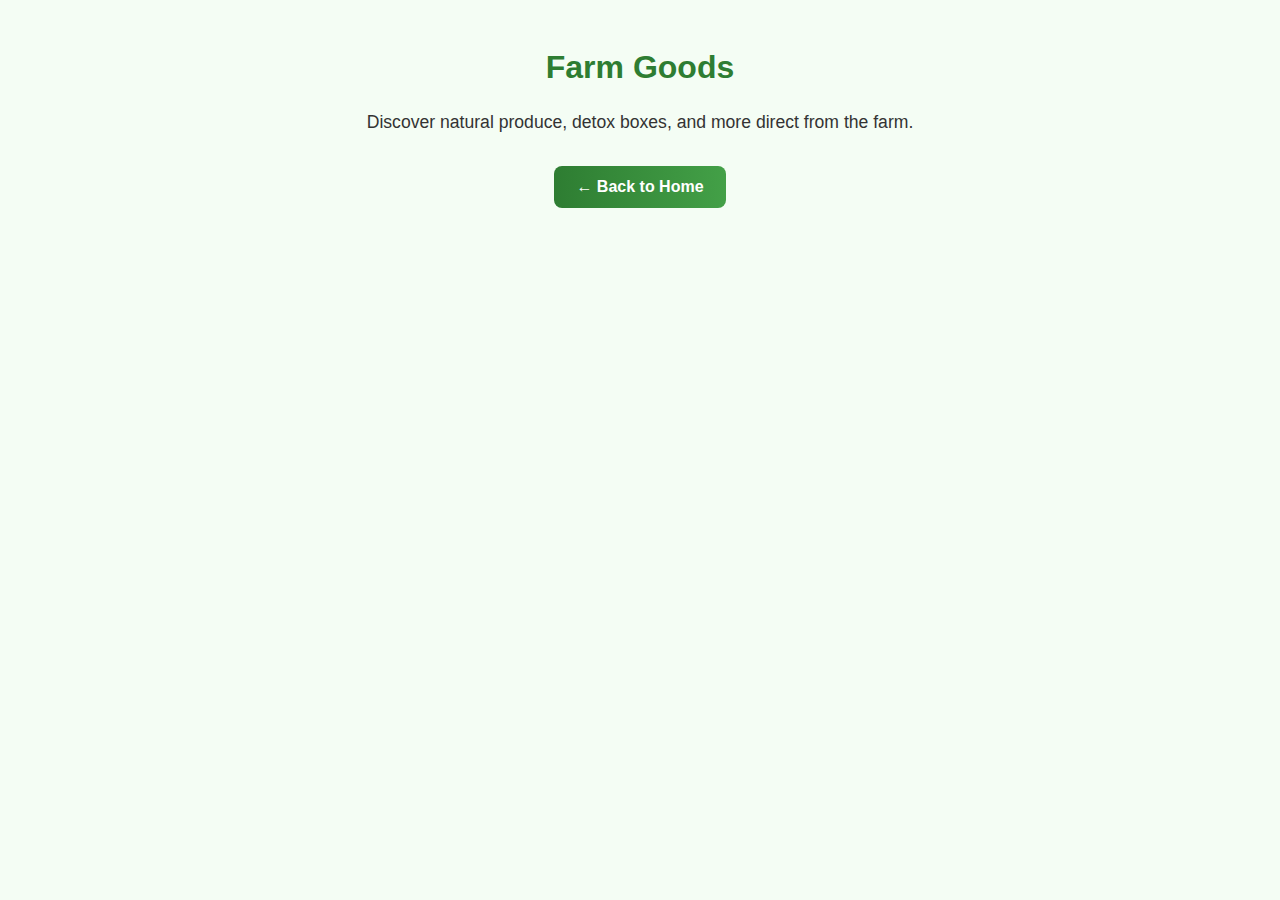
<file: farm.html>
<!DOCTYPE html>
<html lang="en">
<head>
  <meta charset="UTF-8" />
  <meta name="viewport" content="width=device-width, initial-scale=1.0"/>
  <title>Farm Goods</title>
  
  <link rel="stylesheet" href="fitness.css"/>
</head>
<body>
  <h1>Farm Goods</h1>
<p class="intro-text">
  Discover natural produce, detox boxes, and more direct from the farm.
</p>

<div class="back-home">
  <a href="home.html" class="btn-home">← Back to Home</a>
</div>

</body>
</html>
</file>
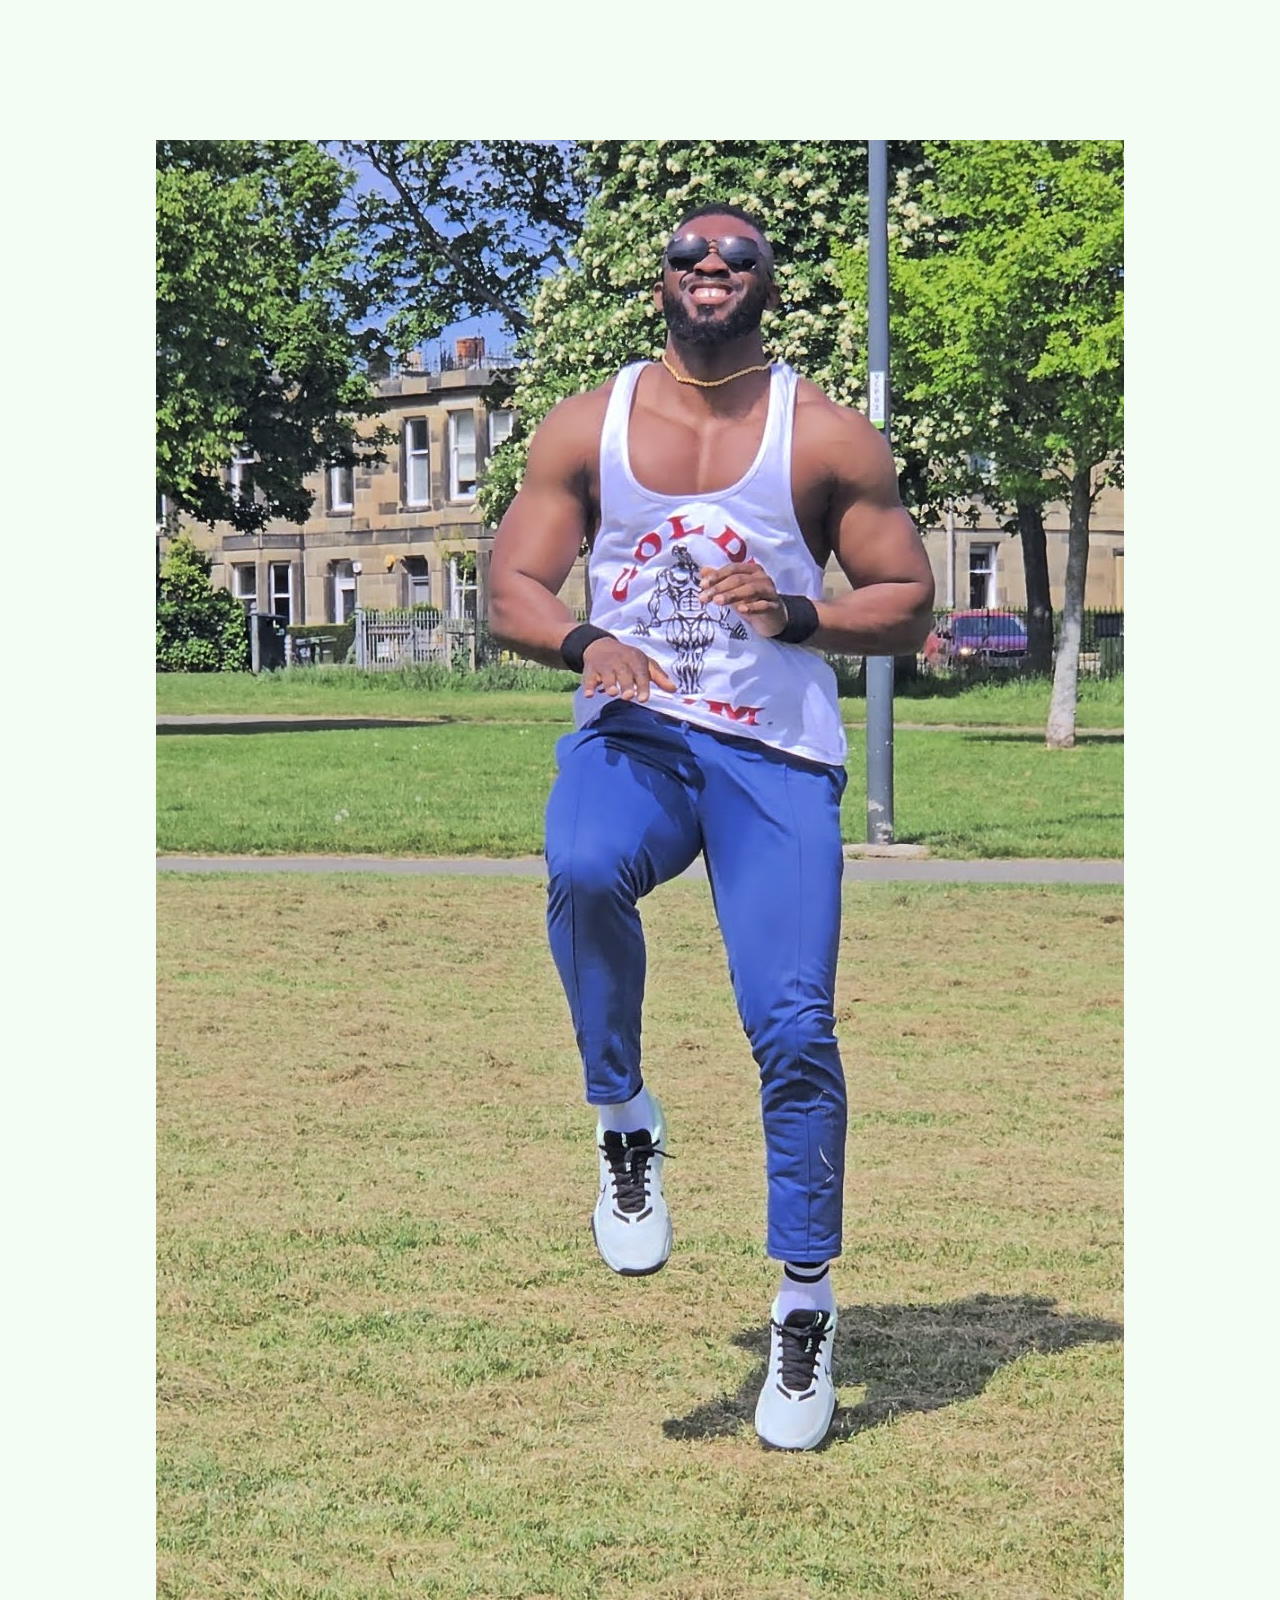
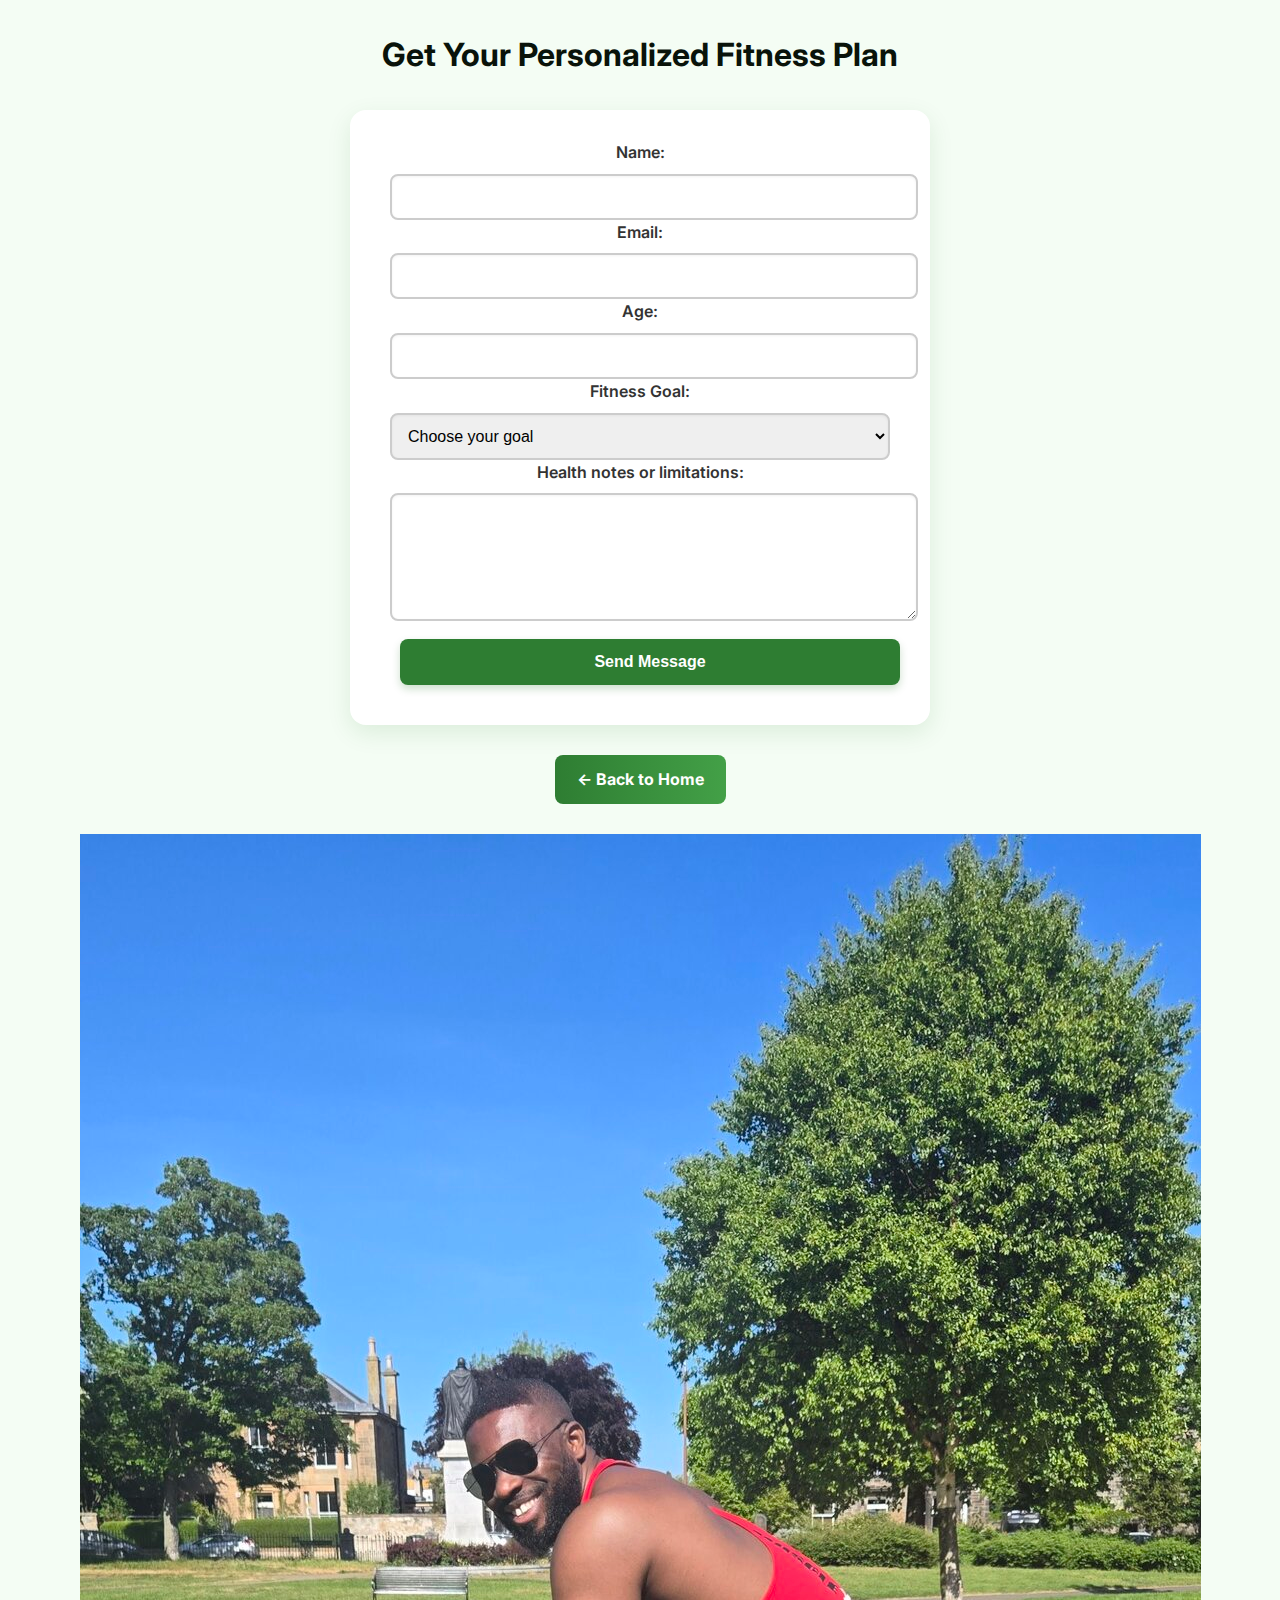
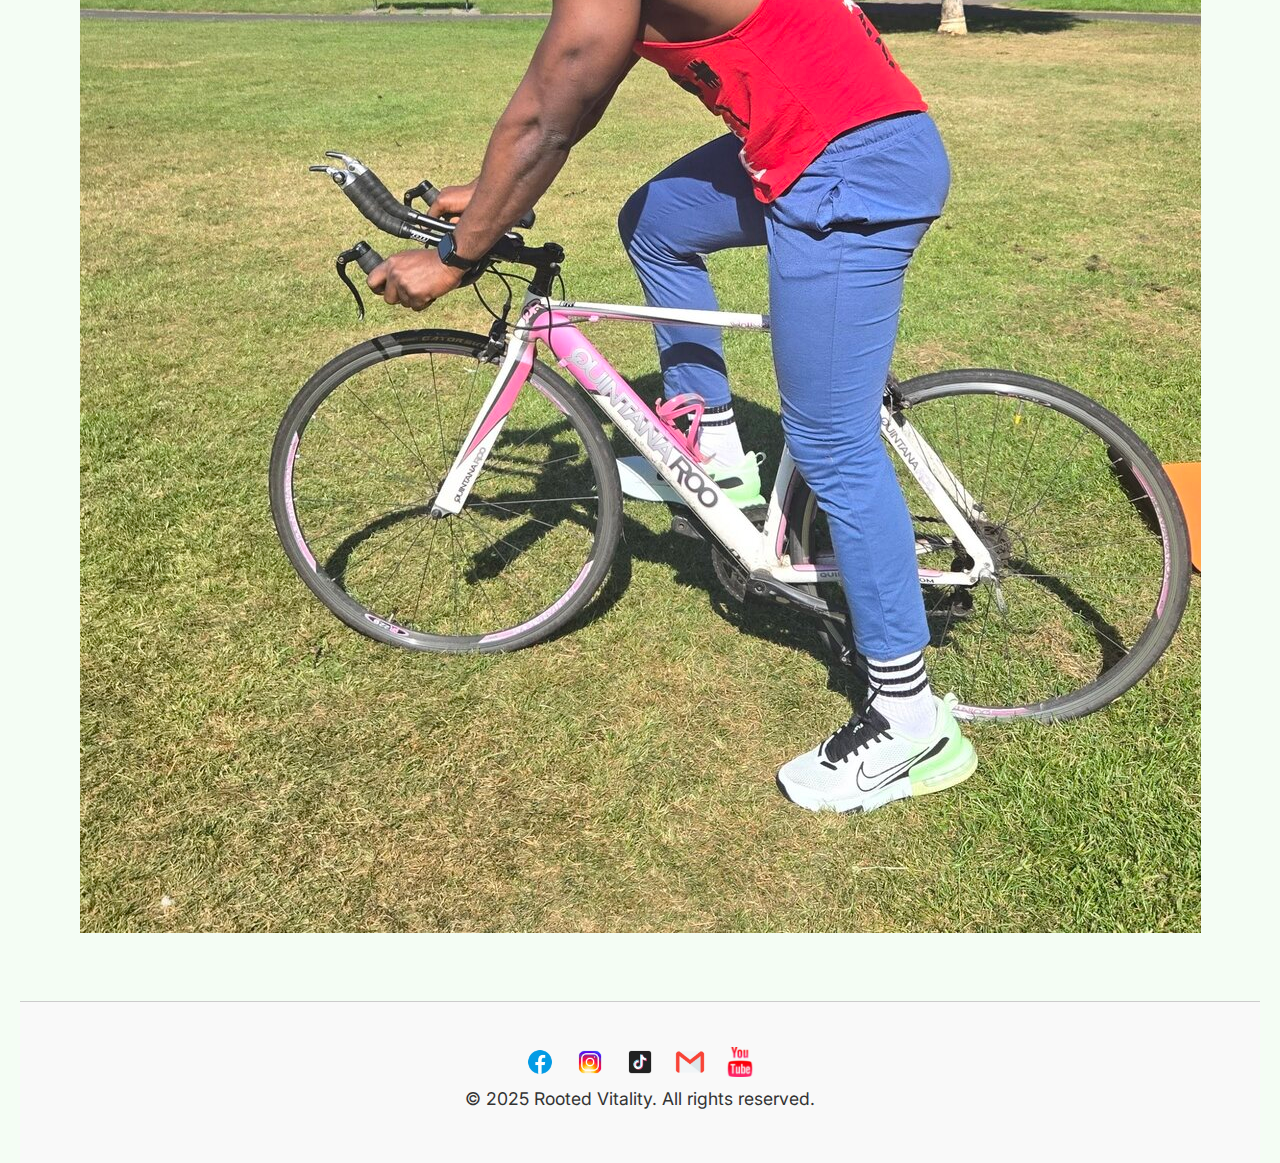
<file: fitness-form.html>
<!DOCTYPE html>
<html lang="en">
<head>
  <meta charset="UTF-8" />
  <meta name="viewport" content="width=device-width, initial-scale=1.0" />
  <title>Rooted Vitality</title>

  <link href="https://fonts.googleapis.com/css2?family=Inter:wght@400;700&display=swap" rel="stylesheet">
  <link rel="stylesheet" href="style.css" />
  <link rel="stylesheet" href="fitness.css" />
</head>
<body>

  <!-- === FORM + IMAGES SECTION === -->
  <section class="form-layout">
    <!-- Left Image -->
    <div class="image-side">
      <img src="assets/img/francis.jpg" alt="Fitness Coach Left" class="side-img">
    </div>

    <!-- Form Center -->
    <div class="form-center">
      <h1 class="form-title">Get Your Personalized Fitness Plan</h1>
      <form id="contactForm" class="fitness-form">
        <label for="name">Name:</label>
        <input type="text" id="name" name="name" required>

        <label for="email">Email:</label>
        <input type="email" id="email" name="email" required>

        <label for="age">Age:</label>
        <input type="number" id="age" name="age" required>

        <label for="goal">Fitness Goal:</label>
        <select id="goal" name="goal" required>
          <option value="">Choose your goal</option>
          <option value="weight_loss">Weight Loss</option>
          <option value="muscle_gain">Muscle Gain</option>
          <option value="flexibility">Flexibility</option>
          <option value="endurance">Endurance</option>
        </select>

        <label for="health_notes">Health notes or limitations:</label>
        <textarea id="health_notes" name="health_notes" rows="3"></textarea>

        <button type="submit" class="btn">Send Message</button>
      </form>

      <div class="back-home">
        <a href="index.html" class="btn-home">← Back to Home</a>
      </div>
    </div>

    <!-- Right Image -->
    <div class="image-side">
      <img src="assets/img/1bike.jpg" alt="Fitness Coach Right" class="side-img">
    </div>
  </section>

  <!-- === FOOTER === -->
  <footer>
    <div class="footer-inner">
      <div class="social-icons">
        <a href="https://facebook.com" target="_blank" rel="noopener noreferrer" aria-label="Facebook">
      <img src="assets/img/facebook.png" alt="Facebook">
    </a>
    <a href="https://instagram.com/@meinstagram" target="_blank" rel="noopener noreferrer" aria-label="Instagram">
      <img src="assets/img/instagram.png" alt="Instagram">
    </a>
    <a href="https://www.tiktok.com/@mefeofrancis2" target="_blank" rel="noopener noreferrer">
      <img src="assets/img/tiktok.png" alt="TikTok">
    </a>
    <a href="mailto:your@email.com" aria-label="Email">
      <img src="assets/img/email.png" alt="Email">
    </a>
    <a href="https://www.youtube.com/@mefeoacademy" target="_blank" rel="noopener noreferrer">
      <img src="assets/img/youtube.png" alt="YouTube">
    
        </a>
      </div>
      <p>© 2025 Rooted Vitality. All rights reserved.</p>
    </div>
  </footer>

  <script src="navbar.js"></script>
  <script src="contact-form.js"></script>
</body>
</html>
</file>
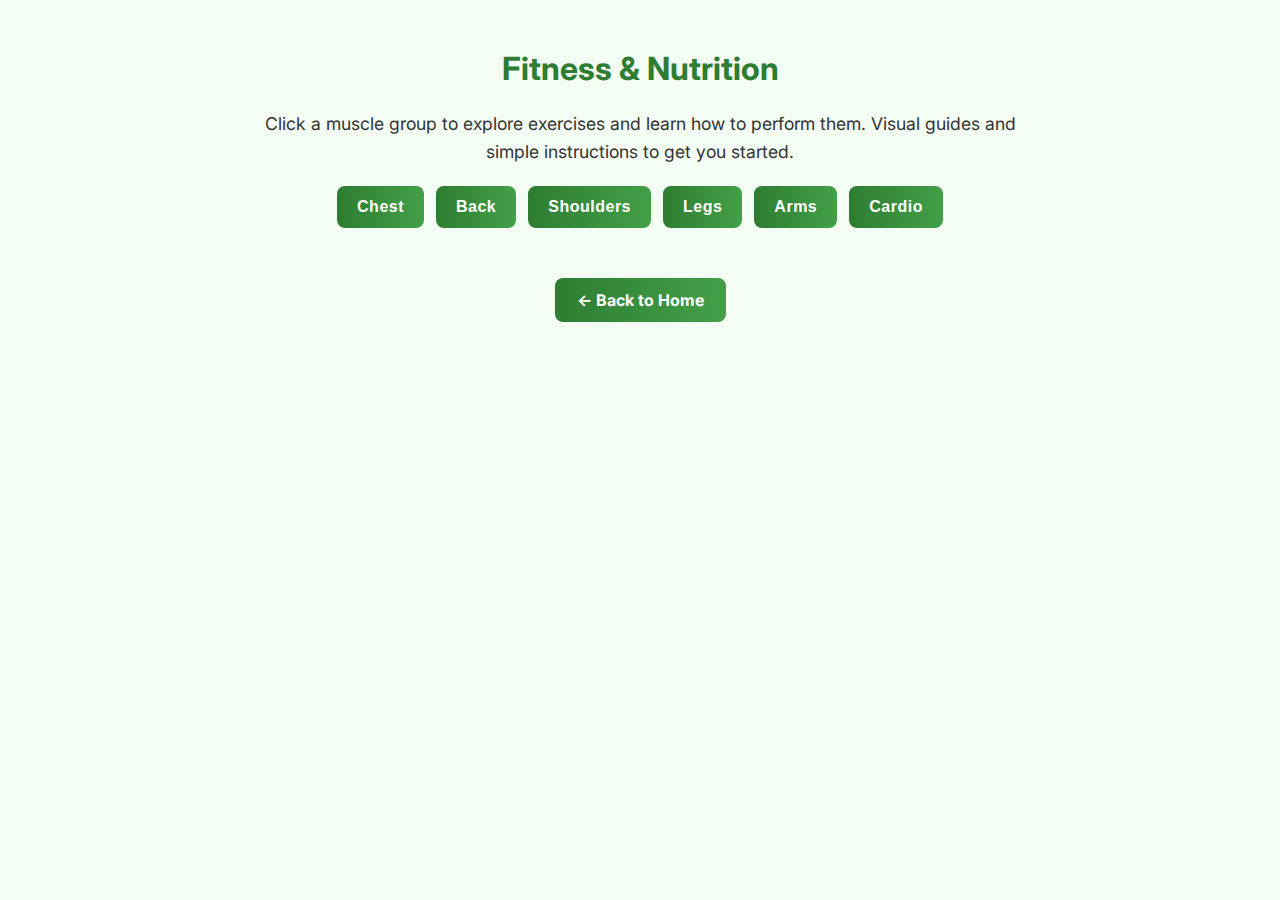
<file: fitness.html>
<!DOCTYPE html>

<html lang="en">
<head>
  <meta charset="UTF-8" />
  <meta name="viewport" content="width=device-width, initial-scale=1.0" />
  <title>Fitness & Nutrition</title>
  <link href="https://fonts.googleapis.com/css2?family=Inter:wght@400;700&display=swap" rel="stylesheet">
  <link rel="stylesheet" href="fitness.css" />
</head>
<body>

  <h1>Fitness & Nutrition</h1>
  <div class="intro-text">
    <p>
      Click a muscle group to explore exercises and learn how to perform them. Visual guides and simple instructions to get you started.
    </p>
  </div>

  <div class="btn-group">
    <button class="muscle-btn" onclick="loadExercises('chest')">Chest</button>
    <button class="muscle-btn" onclick="loadExercises('back')">Back</button>
    <button class="muscle-btn" onclick="loadExercises('shoulders')">Shoulders</button>
    <button class="muscle-btn" onclick="loadExercises('legs')">Legs</button>
    <button class="muscle-btn" onclick="loadExercises('arms')">Arms</button>
    <button class="muscle-btn" onclick="loadExercises('cardio')">Cardio</button>
  </div>

  <div class="exercise-list" id="exerciseList">
    <!-- Exercises will load here -->
  </div>
  <div class="back-home">
  <a href="index.html" class="btn-home">← Back to Home</a>
</div>


  <script src="fitness.js"></script>

</body>
</html>
</file>
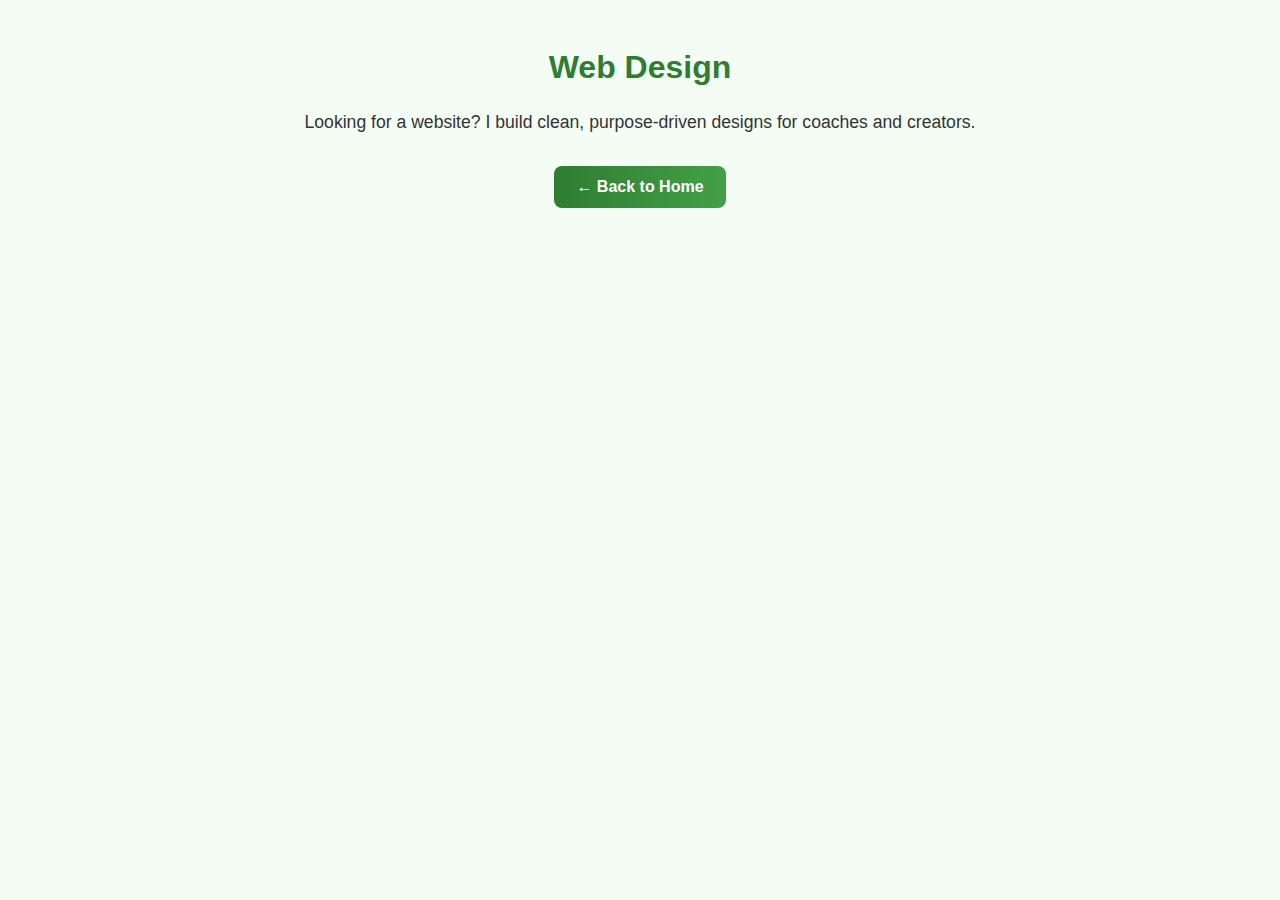
<file: web.html>
<!DOCTYPE html>
<html lang="en">
<head>
  <meta charset="UTF-8" />
  <meta name="viewport" content="width=device-width, initial-scale=1.0" />
  <title>Web Design</title>
  <link rel="stylesheet" href="fitness.css" />
</head>
<body>
  <h1>Web Design</h1>
<p class="intro-text">
  Looking for a website? I build clean, purpose-driven designs for coaches and creators.
</p>

<div class="back-home">
  <a href="index.html" class="btn-home">← Back to Home</a>
</div>

<script src="fitness.js"></script>
 <script src="style.css"></script>
</body>
</html>
</file>
<file: fitness.css>
body {
  font-family: 'Inter', sans-serif;
  background: #f4fdf4;
  color: #333;
  padding: 20px;
}

h1 {
  text-align: center;
  color: #2e7d32;
}

.intro-text,
p {
  text-align: center;
  max-width: 800px;
  margin: 0 auto 20px auto;
  font-size: 1.1rem;
  line-height: 1.6;
}

/* ---------- Buttons ---------- */
.btn-group {
  display: flex;
  flex-wrap: wrap;
  justify-content: center;
  gap: 12px;
  margin: 20px 0;
}

.muscle-btn {
  background: linear-gradient(to right, #2e7d32, #43a047);
  color: white;
  padding: 12px 20px;
  font-weight: 600;
  font-size: 1rem;
  letter-spacing: 0.5px;
  border: none;
  border-radius: 8px;
  cursor: pointer;
  transition: background 0.3s ease, transform 0.2s ease;
}

.muscle-btn:hover,
.muscle-btn.active {
  background: linear-gradient(to right, #c62828, #e53935);
  transform: scale(1.05);
  box-shadow: 0 4px 12px rgba(229, 57, 53, 0.4);
}

.btn-home {
  background: linear-gradient(to right, #2e7d32, #43a047);
  color: white;
  padding: 12px 22px;
  font-weight: bold;
  border: none;
  border-radius: 8px;
  text-decoration: none;
  font-size: 1rem;
  display: inline-block;
  transition: transform 0.2s ease, background 0.3s ease;
  text-align: center;
}

.btn-home:hover {
  background: linear-gradient(to right, #43a047, #2e7d32);
  transform: translateY(-2px);
  box-shadow: 0 4px 12px rgba(0, 100, 0, 0.2);
}

.btn.active,
.nav-links li a.active {
  background: linear-gradient(to right, #ff1744, #ff5252);
  color: white;
  padding: 8px 20px;
  border-radius: 999px;
  font-weight: bold;
  font-size: 1rem;
  box-shadow: 0 4px 12px rgba(255, 23, 68, 0.3);
  transition: background 0.3s ease, transform 0.2s ease;
}

.nav-links li a:hover {
  background: linear-gradient(to right, #ff5252, #ff1744);
  border-radius: 999px;
  color: white;
}

/* ---------- Exercises ---------- */
.exercise-list {
  display: grid;
  grid-template-columns: repeat(auto-fit, minmax(250px, 1fr));
  gap: 20px;
  margin-top: 20px;
}

.exercise-card {
  background: white;
  border-radius: 10px;
  box-shadow: 0 4px 12px rgba(0, 0, 0, 0.08);
  padding: 15px;
  text-align: center;
}

.exercise-card img {
  width: 100%;
  border-radius: 9px;
  max-height: 280px;
  padding: 15px;
  object-fit: contain;
  min-height: 360px;
}

.hidden {
  display: none;
}

/* ---------- Back Home Section ---------- */
.back-home {
  text-align: center;
  margin: 30px 0;
}

/* ---------- Farm Gallery ---------- */
.farm-gallery {
  display: flex;
  flex-wrap: wrap;
  justify-content: center;
  gap: 20px;
  padding: 20px;
}

.farm-gallery img {
  width: 450px;
  height: 350px;
  object-fit: cover;
  border-radius: 10px;
  box-shadow: 0 2px 10px rgba(0, 0, 0, 0.2);
  transition: transform 0.3s ease;
}

.farm-gallery img:hover {
  transform: scale(1.03);
}

/* ---------- Mobile Adjustments ---------- */
@media (max-width: 768px) {
  .farm-gallery img {
    width: 90%;
    height: auto;
  }
}

/* ---------- Fitness Form ---------- */
.form-title {
  text-align: center;
  font-size: 2rem;
  margin-bottom: 30px;
  color: #09130a;
}

.fitness-form {
  background: #fff;
  max-width: 500px;
  margin: 0 auto;
  padding: 30px 40px;
  border-radius: 16px;
  box-shadow: 0 8px 24px rgba(0, 100, 0, 0.1);
}

.fitness-form .form-group {
  margin-bottom: 20px;
}

.fitness-form label {
  display: block;
  font-weight: 600;
  margin-bottom: 8px;
  color: #333;
}

.fitness-form input,
.fitness-form select,
.fitness-form textarea {
  width: 100%;
  padding: 12px;
  border: 2px solid #ccc;
  border-radius: 8px;
  font-size: 1rem;
  box-shadow: inset 0 1px 3px rgba(0, 0, 0, 0.05);
}

.fitness-form textarea {
  resize: vertical;
  min-height: 100px;
}

.fitness-form button {
  width: 100%;
  padding: 14px;
  background: #2e7d32;
  color: white;
  border: none;
  border-radius: 8px;
  font-weight: bold;
  font-size: 1rem;
  transition: background 0.3s ease, transform 0.2s ease;
  cursor: pointer;
}

.fitness-form button:hover {
  background: #388e3c;
  transform: translateY(-2px);
}
</file>
<file: style.css>
/* ===  BASE STYLES === */
html, body {
  height: 100%;
  margin: 0;
  padding: 0;
  display: flex;
  flex-direction: column;
}

body {
  font-family: 'Inter', sans-serif;
  line-height: 1.6;
  margin-top: 60px; /* prevent overlap from fixed navbar */
  flex: 1;
}


/* === HEADER === */

.video-hero {
  position: relative;
  width: 100%;
  height: 100vh;
  overflow: hidden;
}

.video-hero video {
  position: absolute;
  top: 0;
  left: 0;
  min-width: 100%;
  min-height: 100%;
  object-fit: cover;
  z-index: 0;
}

.hero-content {
  position: relative;
  z-index: 1;
  height: 100%;
  display: flex;
  flex-direction: column;
  justify-content: center;
  align-items: center;
  text-align: center;
  color: white;
  padding: 20px;
  background: rgba(0, 0, 0, 0.2); /* optional dark overlay */
}

.hero-content h1 {
  font-size: 2rem;
  margin-bottom: 10px;
}

.hero-content p {
  font-size: 1rem;
  margin-bottom: 30px;
}

.btn {
 background: linear-gradient(to right, #2e7d32, #388e3c); /* green default */
  color: white;
  padding: 12px 24px;
  margin: 10px;
  text-decoration: none;
  border-radius: 6px;
  display: inline-block;
  font-weight: bold;
  box-shadow: 0 4px 8px rgba(0, 100, 0, 0.2);
  transition: all 0.3s ease-in-out; 
}
.btn:hover,
.btn:focus,
.btn:active {
  background: #c62828; /* red on hover/click */
  color: white;
  transform: scale(1.04);
  box-shadow: 0 6px 14px rgba(198, 40, 40, 0.3); /* red glow */
}



/* === SECTIONS === */
section {
  padding: 60px 20px;
  text-align: center;
  scroll-margin-top: 100px; /* adjust to your navbar height */
}
@media (max-width: 768px) {
  section {
    scroll-margin-top: 140px; /* more margin for mobile */
  }
  body {
    margin-top: 80px; /* adjust if navbar height changes on small screens */
  }
}

.three-columns {
  display: flex;
  flex-wrap: wrap;
  justify-content: center;
  gap: 30px;
  margin-top: 40px;
}

.column {
  flex: 1 1 280px;
  max-width: 300px;
  background: #ffffff;
  padding: 25px 20px;
  border-radius: 16px;
  outline: 1px solid rgba(0, 100, 0, 0.15);
  border: 2px solid rgba(34, 139, 34, 0.25); /* strong green-grey border */
  box-shadow: 0 8px 18px rgba(56, 142, 60, 0.12); /* more depth */
  text-align: center;
  font-family: 'Inter', sans-serif;
  transition: transform 0.3s ease, box-shadow 0.3s ease, border-color 0.3s ease;
}


.column:hover {
  transform: translateY(-6px);
  box-shadow: 0 12px 24px rgba(56, 142, 60, 0.2); /* goldish hint */
  border-color: #81c784; /* soft green highlight */
}



.products,
.blog {
  display: grid;
  grid-template-columns: repeat(auto-fit, minmax(250px, 1fr));
  gap: 20px;
  margin-top: 40px;
}

/* === FOOTER === */
footer {
  background: #222;
  color: white;
  padding: 20px;
  text-align: center;
}

/* === EMAIL SECTION === */
.email-section {
  background: #f0f0f0;
  padding: 40px 20px;
}

.email-section input {
  padding: 10px;
  width: 250px;
  max-width: 80%;
  margin: 10px;
}

.email-section button {
  padding: 10px 20px;
  background: green;
  color: white;
  border: none;
  border-radius: 5px;
}

/* === NAVIGATION BAR === */
.navbar {
  position: fixed;
  top: 0;
  width: 100%;
  background: rgba(0, 100, 0, 0.95);
  padding: 10px 18px;
  z-index: 1000;
}

.nav-container {
  display: flex;
  justify-content: space-between;
  align-items: center;
  max-width: 1200px;
  padding: 0 20px; 
  width: 100%;
  margin: 0 auto;
  box-sizing: border-box;
}
.nav-links li a {
  color: white;
  text-decoration: none;
  font-weight: 500;
  position: relative;
  padding: 5px 0;
  transition: color 0.3s ease;
}

.nav-links li a::after {
  content: "";
  position: absolute;
  bottom: 0;
  left: 0;
  height: 2px;
  width: 0;
  background-color: white;
  transition: width 0.3s ease;
}

.nav-links li a:hover {
  background-color: #c62828;
  color: white;
  border-radius: 999px;
}


.nav-links li a:hover::after {
  width: 100%;
}

.logo {
  display: flex;
  align-items: center;
  text-decoration: none;
  color: white;
  font-size: 1.5rem;
  font-weight: bold;
}

.logo img {
  height: 50px;
  width: auto;
  margin-right: 10px;
}
.logo span {
  color: white;
  font-weight: 500;
  font-size: 1.5rem;
  position: relative;
  transition: color 0.3s ease;
  text-decoration: none;
}

.logo span::after {
  content: "";
  position: absolute;
  bottom: 0;
  left: 0;
  height: 2px;
  width: 0;
  background-color: #ffe600;
  transition: width 0.3s ease;
}

.logo span:hover {
  color: #ffe600;
}

.logo span:hover::after {
  width: 100%;
}

.nav-links {
  display: flex;
  gap: 20px;
  list-style: none;
  align-items: center;
  margin: 0;
  padding: 0;
  position: static;
  background: transparent;
}
@media (max-width: 768px) {
  .nav-links {
    display: none;
    flex-direction: column;
    align-items: center;
    justify-content: center;
    background: rgba(0, 100, 0, 0.98);
    position: absolute;
    top: 60px;
    left: 0;
    width: 100%;
    padding-left: 0;
    padding-right: 0;
    margin:0 auto;
    box-sizing: border-box;
    gap: 20px;
    border-top: 1px solid #004d00;
    z-index: 999;
    box-shadow: 0 4px 8px rgba(0, 0, 0, 0.3);
    text-align: center;
  }
  nav-links li {
    width: 100%;
    text-align: center;
  }
  .nav-links li a {
    padding: 12px 20px;
    display: block;
    width: 100%;
    text-align: center;
    box-sizing: border-box;
  }

  .nav-links.show {
    display: flex;
  }

  .hamburger {
    display: block;
    font-size: 2rem;
    cursor: pointer;
    color: white;
    padding: 8px 12px;
    margin-left: auto;
    margin-right: 8px;
    z-index: 1001;
    background: rgba(0, 100, 0, 0.7);
    border-radius: 6px;
  }
}
  

/*________________________ footer_____________*/

footer {
  background: #f9f9f9;
  color: #333;
  padding: 30px 20px;
  text-align: center;
  border-top: 1px solid #ccc;
}

.footer-content {
  max-width: 1000px;
  margin: auto;
}

.social-icons {
  margin-top: 15px;
  display: flex;
  justify-content: center;
  align-items: center;
  gap: 20px;
  flex-wrap: wrap;
}

.social-icons a {
  display: inline-block;
}

.social-icons img {
  width: 30px;
  height: 30px;
  object-fit: contain;
  transition: transform 0.3s ease, filter 0.3s ease;
}

.social-icons a:hover img {
  transform: scale(1.2);
  filter: brightness(1.1);
}

a {
  text-decoration: none;
  color: inherit;
}

/*============Get in touch----Form=======*/
.contact-section {
 background: rgba(0, 100, 0, 0.08);
  padding: 60px 20px;
  text-align: center;
}

.contact-section h2 {
  color: #064d00;
  margin-bottom: 30px;
}

.card-container {
  width: 100%;
  max-width: 500px;
  margin: 40px auto 0;
  perspective: 1000px;
  position: relative;
}

.card-flip {
  width: 100%;
  height: 100%;
  min-height: 320px; /* adjust as needed */
  transition: transform 0.8s;
  transform-style: preserve-3d;
  position: relative;
}

.card-front,
.card-back {
 position: absolute;
  width: 100%;
  height: 100%;
  max-width: 100%;
  backface-visibility: hidden;
  background: #ecf8ed;
  padding: 20px;
  border-radius: 8px;
  box-shadow: 0 6px 20px rgba(0, 0, 0, 0.15);
  box-sizing: border-box;
}

.card-front {
  z-index: 2;
}

.card-back {
  transform: rotateY(180deg);
}

.card-flipped .card-flip {
  transform: rotateY(180deg);
}

.contact-form input,
.contact-form textarea {
  width: 100%;
  box-sizing: border-box;
  padding: 12px;
  border: 1px solid #a5d6a7;
  border-radius: 6px;
  font-size: 1rem;
  margin-bottom: 15px;
  font-family: inherit;
}

.contact-form input:focus,
.contact-form textarea:focus {
  outline: none;
  border-color: #43a047;
  box-shadow: 0 0 6px rgba(67, 160, 71, 0.3);
}
.contact-form button:hover,
.contact-form button:focus,
.contact-form button:active {
  background: #c62828;
  color: white;
  transform: scale(1.04);
  box-shadow: 0 6px 14px rgba(198, 40, 40, 0.3);
}

/* ________Animation Thank you_________*/

.thank-you-animated {
  display: flex;
  justify-content: center;
  flex-wrap: wrap;
  gap: 4px;
  font-size: 2.8rem;
  font-weight: bold;
  color: #2e7d32;
  font-family: 'Inter', sans-serif;
  margin-bottom: 20px;
}

.thank-you-animated span {
  opacity: 0;
  transform: translateY(20px);
}

.animate-in span {
  animation: letterFadeIn 0.6s ease-out forwards;
}

.thank-you-animated span:nth-child(1) { animation-delay: 0.1s; }
.thank-you-animated span:nth-child(2) { animation-delay: 0.2s; }
.thank-you-animated span:nth-child(3) { animation-delay: 0.3s; }
.thank-you-animated span:nth-child(4) { animation-delay: 0.4s; }
.thank-you-animated span:nth-child(5) { animation-delay: 0.5s; }
.thank-you-animated span:nth-child(6) { animation-delay: 0.6s; }
.thank-you-animated span:nth-child(7) { animation-delay: 0.7s; }
.thank-you-animated span:nth-child(8) { animation-delay: 0.8s; }
.thank-you-animated span:nth-child(9) { animation-delay: 0.9s; }
.thank-you-animated span:nth-child(10) { animation-delay: 1.0s; }

@keyframes letterFadeIn {
  to {
    opacity: 1;
    transform: translateY(0);
  }
}

.thank-you-detail {
  font-weight: 600;
  font-size: 1.2rem;
  line-height: 1.6;
  color: #1b5e20;
  font-family: 'Inter', sans-serif;
  text-align: center;
  margin-top: 10px;

}

.fade-in {  
  animation: fadeIn 1.2s ease-in forwards;
  opacity: 0;
  animation-delay: 2.2s;
  animation-fill-mode: forwards;
}
@keyframes fadeIn {
  from {
    opacity: 0;
    transform: translateY(10px);
  }
  to {
    opacity: 1;
    transform: translateY(0);
  }
}
</file>
